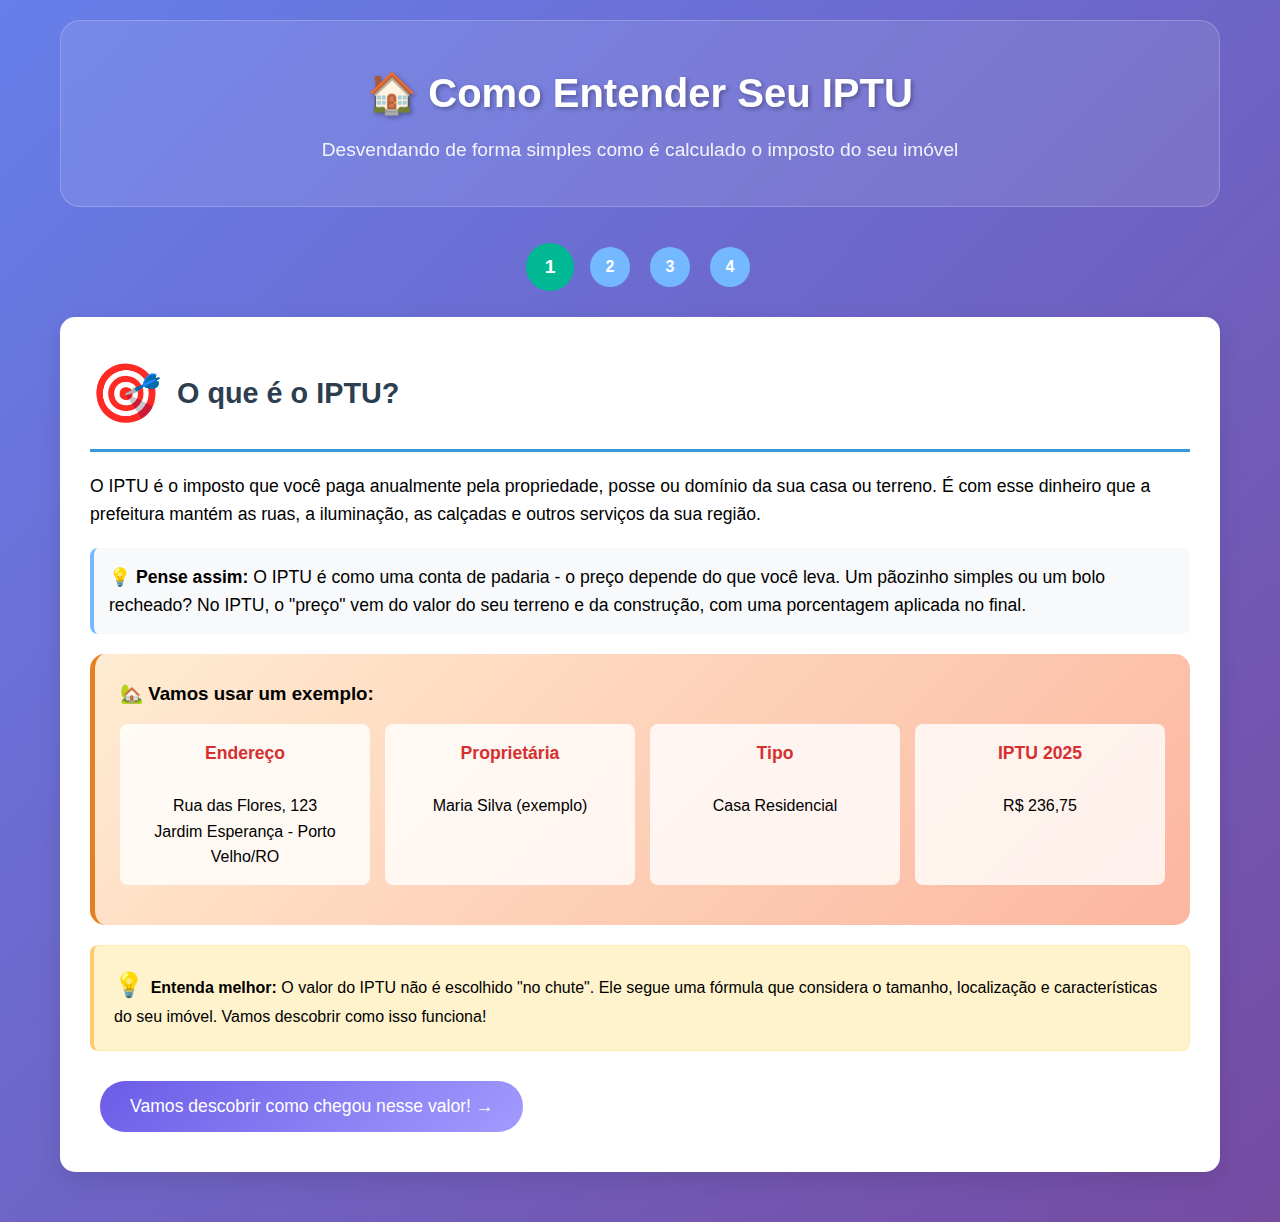
<file: index.html>
<!DOCTYPE html>
<html lang="pt-BR">
<head>
    <meta charset="UTF-8">
    <meta name="viewport" content="width=device-width, initial-scale=1.0">
    <title>Como Entender Seu IPTU - Guia do Cidadão</title>
    <style>
        * {
            margin: 0;
            padding: 0;
            box-sizing: border-box;
        }

        body {
            font-family: 'Segoe UI', Tahoma, Geneva, Verdana, sans-serif;
            line-height: 1.6;
            background: linear-gradient(135deg, #667eea 0%, #764ba2 100%);
            min-height: 100vh;
        }

        .container {
            max-width: 1200px;
            margin: 0 auto;
            padding: 20px;
        }

        .header {
            text-align: center;
            color: white;
            margin-bottom: 40px;
            padding: 40px 20px;
            background: rgba(255, 255, 255, 0.1);
            border-radius: 20px;
            backdrop-filter: blur(10px);
            border: 1px solid rgba(255, 255, 255, 0.2);
        }

        .header h1 {
            font-size: 2.5em;
            margin-bottom: 10px;
            text-shadow: 2px 2px 4px rgba(0,0,0,0.3);
        }

        .header p {
            font-size: 1.2em;
            opacity: 0.9;
        }

        .section {
            background: white;
            margin: 30px 0;
            padding: 30px;
            border-radius: 15px;
            box-shadow: 0 8px 25px rgba(0,0,0,0.1);
            transition: transform 0.3s ease, box-shadow 0.3s ease;
        }

        .section:hover {
            transform: translateY(-5px);
            box-shadow: 0 12px 35px rgba(0,0,0,0.15);
        }

        .section-title {
            color: #2c3e50;
            font-size: 1.8em;
            margin-bottom: 20px;
            display: flex;
            align-items: center;
            border-bottom: 3px solid #3498db;
            padding-bottom: 10px;
        }

        .icon {
            font-size: 2em;
            margin-right: 15px;
        }

        .calculation-box {
            background: linear-gradient(135deg, #f093fb 0%, #f5576c 100%);
            color: white;
            padding: 25px;
            border-radius: 12px;
            margin: 20px 0;
            text-align: center;
            font-size: 1.2em;
            font-weight: bold;
            box-shadow: 0 5px 15px rgba(0,0,0,0.2);
        }

        .factor-grid {
            display: grid;
            grid-template-columns: repeat(auto-fit, minmax(300px, 1fr));
            gap: 20px;
            margin: 20px 0;
        }

        .factor-card {
            background: linear-gradient(135deg, #74b9ff 0%, #0984e3 100%);
            color: white;
            padding: 20px;
            border-radius: 10px;
            text-align: center;
            transition: transform 0.3s ease;
        }

        .factor-card:hover {
            transform: scale(1.05);
        }

        .factor-card h4 {
            margin-bottom: 10px;
            font-size: 1.1em;
        }

        .factor-value {
            font-size: 2em;
            font-weight: bold;
            margin: 10px 0;
        }

        .example-house {
            background: linear-gradient(135deg, #ffecd2 0%, #fcb69f 100%);
            padding: 25px;
            border-radius: 15px;
            border-left: 5px solid #e67e22;
            margin: 20px 0;
        }

        .house-info {
            display: grid;
            grid-template-columns: repeat(auto-fit, minmax(200px, 1fr));
            gap: 15px;
            margin: 15px 0;
        }

        .info-item {
            background: rgba(255, 255, 255, 0.8);
            padding: 15px;
            border-radius: 8px;
            text-align: center;
        }

        .info-item strong {
            color: #d63031;
            display: block;
            font-size: 1.1em;
        }

        .formula-simple {
            background: #ddd;
            padding: 15px;
            border-radius: 8px;
            text-align: center;
            margin: 15px 0;
            font-family: 'Courier New', monospace;
            border-left: 4px solid #27ae60;
        }

        .progress-bar {
            background: #ecf0f1;
            border-radius: 10px;
            overflow: hidden;
            margin: 20px 0;
        }

        .progress-fill {
            background: linear-gradient(90deg, #00b894, #00cec9);
            height: 30px;
            display: flex;
            align-items: center;
            justify-content: center;
            color: white;
            font-weight: bold;
            transition: width 2s ease;
        }

        .final-result {
            background: linear-gradient(135deg, #00b894 0%, #00cec9 100%);
            color: white;
            padding: 30px;
            border-radius: 15px;
            text-align: center;
            font-size: 1.5em;
            margin: 30px 0;
            box-shadow: 0 8px 25px rgba(0,0,0,0.2);
        }

        .tip-box {
            background: #fff3cd;
            border: 1px solid #ffeaa7;
            border-radius: 8px;
            padding: 20px;
            margin: 20px 0;
            border-left: 4px solid #fdcb6e;
        }

        .tip-box::before {
            content: "💡 ";
            font-size: 1.5em;
        }

        .interactive-button {
            background: linear-gradient(135deg, #6c5ce7 0%, #a29bfe 100%);
            color: white;
            border: none;
            padding: 15px 30px;
            border-radius: 25px;
            font-size: 1.1em;
            cursor: pointer;
            transition: all 0.3s ease;
            margin: 10px;
        }

        .interactive-button:hover {
            transform: translateY(-2px);
            box-shadow: 0 5px 15px rgba(0,0,0,0.2);
        }

        .interactive-button-primary {
            background: linear-gradient(135deg, #00b894 0%, #00cec9 100%) !important;
            color: white !important;
            border: none !important;
            padding: 18px 40px !important;
            border-radius: 30px !important;
            font-size: 1.3em !important;
            font-weight: bold !important;
            cursor: pointer !important;
            transition: all 0.3s ease !important;
            margin: 10px 20px !important;
            box-shadow: 0 8px 25px rgba(0, 184, 148, 0.3) !important;
            animation: pulse 2s infinite !important;
        }

        .interactive-button-primary:hover {
            transform: translateY(-3px) !important;
            box-shadow: 0 12px 35px rgba(0, 184, 148, 0.4) !important;
        }

        .interactive-button-secondary {
            background: rgba(116, 185, 255, 0.2) !important;
            color: #74b9ff !important;
            border: 2px solid #74b9ff !important;
            padding: 12px 25px !important;
            border-radius: 20px !important;
            font-size: 1em !important;
            cursor: pointer !important;
            transition: all 0.3s ease !important;
            margin: 10px !important;
        }

        .interactive-button-secondary:hover {
            background: rgba(116, 185, 255, 0.1) !important;
            transform: translateY(-1px) !important;
        }

        @keyframes pulse {
            0% {
                box-shadow: 0 8px 25px rgba(0, 184, 148, 0.3);
            }
            50% {
                box-shadow: 0 8px 25px rgba(0, 184, 148, 0.5);
            }
            100% {
                box-shadow: 0 8px 25px rgba(0, 184, 148, 0.3);
            }
        }

        .step-indicator {
            display: flex;
            justify-content: center;
            margin: 20px 0;
        }

        .step {
            width: 40px;
            height: 40px;
            border-radius: 50%;
            background: #74b9ff;
            color: white;
            display: flex;
            align-items: center;
            justify-content: center;
            margin: 0 10px;
            font-weight: bold;
            transition: all 0.3s ease;
        }

        .step.active {
            background: #00b894;
            transform: scale(1.2);
        }

        .hidden {
            display: none;
        }

        @media (max-width: 768px) {
            .header h1 { font-size: 2em; }
            .section { padding: 20px; }
            .factor-grid { grid-template-columns: 1fr; }
            .house-info { grid-template-columns: 1fr; }
        }
    </style>
</head>
<body>
    <div class="container">
        <div class="header">
            <h1>🏠 Como Entender Seu IPTU</h1>
            <p>Desvendando de forma simples como é calculado o imposto do seu imóvel</p>
        </div>

        <div class="step-indicator">
            <div class="step active" data-step="1">1</div>
            <div class="step" data-step="2">2</div>
            <div class="step" data-step="3">3</div>
            <div class="step" data-step="4">4</div>
        </div>

        <!-- Seção 1: Introdução -->
        <div class="section step-content" data-step="1">
            <h2 class="section-title">
                <span class="icon">🎯</span>
                O que é o IPTU?
            </h2>
            <p style="font-size: 1.1em; margin-bottom: 20px;">
                O IPTU é o imposto que você paga anualmente pela propriedade, posse ou domínio da sua casa ou terreno. 
                É com esse dinheiro que a prefeitura mantém as ruas, a iluminação, as calçadas e outros serviços da sua região.
            </p>
            
            <p style="font-size: 1.1em; margin-bottom: 20px; background: #f8f9fa; padding: 15px; border-radius: 8px; border-left: 4px solid #74b9ff;">
                💡 <strong>Pense assim:</strong> O IPTU é como uma conta de padaria - o preço depende do que você leva. 
                Um pãozinho simples ou um bolo recheado? No IPTU, o "preço" vem do valor do seu terreno e da construção, 
                com uma porcentagem aplicada no final.
            </p>

            <div class="example-house">
                <h3>🏡 Vamos usar um exemplo:</h3>
                <div class="house-info">
                    <div class="info-item">
                        <strong>Endereço</strong><br>
                        Rua das Flores, 123<br>
                        Jardim Esperança - Porto Velho/RO
                    </div>
                    <div class="info-item">
                        <strong>Proprietária</strong><br>
                        Maria Silva (exemplo)
                    </div>
                    <div class="info-item">
                        <strong>Tipo</strong><br>
                        Casa Residencial
                    </div>
                    <div class="info-item">
                        <strong>IPTU 2025</strong><br>
                        R$ 236,75
                    </div>
                </div>
            </div>

            <div class="tip-box">
                <strong>Entenda melhor:</strong> O valor do IPTU não é escolhido "no chute". Ele segue uma fórmula que considera o tamanho, localização e características do seu imóvel. Vamos descobrir como isso funciona!
            </div>

            <button class="interactive-button" onclick="nextStep()">Vamos descobrir como chegou nesse valor! →</button>
        </div>

        <!-- Seção 2: Valor do Terreno -->
        <div class="section step-content hidden" data-step="2">
            <h2 class="section-title">
                <span class="icon">📐</span>
                Primeiro: Quanto Vale o Terreno?
            </h2>
            
            <p style="font-size: 1.1em; margin-bottom: 20px;">
                Imagine que o seu terreno é como um pedaço de pizza. O tamanho dele e o lugar onde ele está 
                (um bairro movimentado ou mais tranquilo) mudam o valor. A prefeitura olha para o tamanho, 
                a localização e as características do terreno.
            </p>

            <div class="example-house">
                <h4>🏡 Casa da Maria Silva (exemplo)</h4>
                <p><strong>Rua das Flores, 123 - Jardim Esperança</strong><br>
                Terreno total: 300m² | Área que conta para este imóvel: 100m²</p>
            </div>
            
            <div style="background: #e8f4fd; padding: 20px; border-radius: 10px; margin: 20px 0; border-left: 4px solid #74b9ff;">
                <h4 style="color: #2d3436; margin-bottom: 10px;">🔍 O que a prefeitura analisa no terreno:</h4>
                <p><strong>📏 Tamanho:</strong> Um terreno maior vale mais, simples assim.</p>
                <p><strong>📍 Localização:</strong> Se for numa área com ruas pavimentadas, escolas ou comércio por perto, o valor sobe.</p>
                <p><strong>🏞️ Características:</strong> Um terreno plano e fácil de construir vale mais do que um cheio de morros ou que alaga.</p>
                <p style="margin-top: 15px; font-style: italic;">A prefeitura faz ajustes para ser mais justa: se o terreno é estreito/largo, fundo/raso, na esquina ou no meio da quadra. São como temperos numa receita - deixam o valor mais próximo da realidade!</p>
            </div>

            <div class="factor-grid">
                <div class="factor-card">
                    <h4>📏 Tamanho que "conta"</h4>
                    <div class="factor-value">100m²</div>
                    <p>Do terreno total de 300m², apenas 100m² "contam" para este imóvel específico</p>
                </div>
                <div class="factor-card">
                    <h4>💰 Preço por metro</h4>
                    <div class="factor-value">R$ 167,10</div>
                    <p>Valor que vale cada metro quadrado nesta rua</p>
                </div>
                <div class="factor-card">
                    <h4>📍 Localização</h4>
                    <div class="factor-value">Normal</div>
                    <p>Terreno no meio da quadra, plano e seco (sem ajustes no preço)</p>
                </div>
            </div>

            <div class="calculation-box">
                <p>Cálculo simples:</p>
                <div class="formula-simple">100m² × R$ 167,10 = R$ 16.710,00</div>
                <p>💡 Este é o valor que a prefeitura considera que vale apenas o terreno</p>
            </div>

            <div class="progress-bar">
                <div class="progress-fill" style="width: 35%;">
                    Valor do Terreno: R$ 16.710,00
                </div>
            </div>

            <button class="interactive-button" onclick="nextStep()">Agora vamos ver a construção! →</button>
        </div>

        <!-- Seção 3: Valor da Construção -->
        <div class="section step-content hidden" data-step="3">
            <h2 class="section-title">
                <span class="icon">🏗️</span>
                Segundo: Quanto Vale a Construção?
            </h2>
            
            <p style="font-size: 1.1em; margin-bottom: 20px;">
                Agora vamos falar da casa que está no terreno. Pense nisso como o recheio da pizza: 
                quanto mais caprichado, maior o valor. É como um corretor de imóveis avaliando: 
                ele olha o tamanho, os materiais usados, o estado de conservação e a posição da casa no terreno.
            </p>

            <div class="example-house">
                <h4>🏡 Casa da Maria Silva (exemplo)</h4>
                <p><strong>Rua das Flores, 123 - Jardim Esperança</strong><br>
                Casa residencial de 64m² com estrutura de concreto, piso de taco e bem conservada</p>
            </div>
            
            <div style="background: #fef7e8; padding: 20px; border-radius: 10px; margin: 20px 0; border-left: 4px solid #f39c12;">
                <h4 style="color: #2d3436; margin-bottom: 10px;">🏗️ O que a prefeitura analisa na construção:</h4>
                <p><strong>📐 Tamanho:</strong> Uma casa grande vale mais que uma pequena.</p>
                <p><strong>🏠 Tipo:</strong> Casa simples tem valor diferente de loja ou prédio.</p>
                <p><strong>🧱 Materiais:</strong> Paredes de tijolo ou mármore? Telhado de telha ou laje? Isso muda tudo.</p>
                <p><strong>🔧 Estado:</strong> Casa nova e bem cuidada vale mais que uma precisando de reforma.</p>
                <p style="margin-top: 15px; font-style: italic;">Eles fazem ajustes considerando se a casa fica na frente ou fundos, se é isolada ou colada, se está alinhada com a rua. Esses detalhes garantem que o valor reflita o que você realmente tem!</p>
            </div>

            <div class="factor-grid">
                <div class="factor-card">
                    <h4>📐 Tamanho da casa</h4>
                    <div class="factor-value">64m²</div>
                    <p>Área construída desta unidade específica</p>
                </div>
                <div class="factor-card">
                    <h4>💰 Valor base por m²</h4>
                    <div class="factor-value">R$ 354,63</div>
                    <p>Preço padrão para construir 1m² de casa residencial</p>
                </div>
                <div class="factor-card">
                    <h4>🔧 Qualidade dos materiais</h4>
                    <div class="factor-value">1,50x</div>
                    <p>Casa com bons materiais: estrutura de concreto, piso de taco, etc.</p>
                </div>
                <div class="factor-card">
                    <h4>📍 Posição e conservação</h4>
                    <div class="factor-value">0,90x</div>
                    <p>Casa conjugada (colada no vizinho), mas bem conservada</p>
                </div>
            </div>

            <div class="calculation-box">
                <p>Cálculo da construção:</p>
                <div class="formula-simple">64m² × R$ 354,63 × 1,50 × 0,90 = R$ 30.640,00</div>
                <p>💡 Este é o valor da construção</p>
            </div>

            <div class="progress-bar">
                <div class="progress-fill" style="width: 65%;">
                    Terreno + Construção: R$ 47.350,00
                </div>
            </div>

            <button class="interactive-button" onclick="nextStep()">Agora vamos calcular o imposto! →</button>
        </div>

        <!-- Seção 4: Cálculo Final -->
        <div class="section step-content hidden" data-step="4">
            <h2 class="section-title">
                <span class="icon">🧮</span>
                Terceiro: Calculando o IPTU
            </h2>
            
            <p style="font-size: 1.1em; margin-bottom: 20px;">
                Agora que sabemos quanto vale o imóvel completo (terreno + construção), vamos aplicar a alíquota. É como uma porcentagem que você paga sobre o valor total.
            </p>

            <div class="example-house">
                <h4>🏡 Casa da Maria Silva (exemplo)</h4>
                <p><strong>Rua das Flores, 123 - Jardim Esperança</strong><br>
                Imóvel residencial avaliado em R$ 47.350,00 (terreno + construção)</p>
            </div>

            <div class="calculation-box">
                <h3>🏠 Valor Total do Imóvel</h3>
                <div class="formula-simple">
                    Terreno: R$ 16.710,00<br>
                    + Construção: R$ 30.640,00<br>
                    = <strong>R$ 47.350,00</strong>
                </div>
            </div>

            <div class="factor-grid">
                <div class="factor-card">
                    <h4>📋 Tipo do imóvel</h4>
                    <div class="factor-value">Residencial</div>
                    <p>Casa onde alguém mora</p>
                </div>
                <div class="factor-card">
                    <h4>📊 Alíquota aplicada</h4>
                    <div class="factor-value">0,5%</div>
                    <p>Meio por cento do valor do imóvel</p>
                </div>
            </div>
            
            <div style="background: #e8f5e8; padding: 20px; border-radius: 10px; margin: 20px 0; border-left: 4px solid #27ae60;">
                <h4 style="color: #2d3436; margin-bottom: 10px;">📊 Entenda as alíquotas (o "percentual" sobre o valor):</h4>
                <p><strong>🏠 Casa onde você mora:</strong> 0,5% (bem baixinha)</p>
                <p><strong>🏪 Loja ou comércio:</strong> 1% (um pouco mais)</p>
                <p><strong>🏠🏪 Imóvel misto:</strong> 0,75% (casa + loja)</p>
                <p><strong>🏗️ Terreno vazio:</strong> 1,25% a 8,5% (dependendo se tem muro/calçada)</p>
                <p style="margin-top: 15px; font-style: italic;">A alíquota é como uma "fração" que a prefeitura cobra sobre o valor do imóvel. É parecido com o imposto numa compra: uma porcentagem do total.</p>
            </div>

            <div class="final-result">
                <h3>🎯 Cálculo Final do IPTU 2025</h3>
                <div class="formula-simple" style="background: rgba(255,255,255,0.2); color: white; font-size: 1.2em;">
                    R$ 47.350,00 × 0,5% = <strong style="font-size: 1.5em;">R$ 236,75</strong>
                </div>
                <p style="margin-top: 15px;">✅ Este é exatamente o valor que aparece no seu carnê!</p>
            </div>

            <div class="tip-box">
                <strong>💰 Dicas importantes:</strong><br>
                • Pagando até 31/03/2025, você ganha 10% de desconto<br>
                • Pode parcelar em até 10 vezes<br>
                • O valor é usado para melhorar sua cidade<br>
                • Se tiver dúvidas, procure a SEMFAZ de Porto Velho
            </div>

            <div style="text-align: center; margin-top: 30px;">
                <button class="interactive-button-primary" onclick="showSummary()">📋 Ver resumo completo</button>
                <button class="interactive-button-secondary" onclick="resetSteps()">🔄 Voltar ao início</button>
            </div>
        </div>

        <!-- Resumo Final -->
        <div class="section hidden" id="summary">
            <h2 class="section-title">
                <span class="icon">📋</span>
                Resumo Completo - Como seu IPTU foi calculado
            </h2>
            
            <div style="display: grid; grid-template-columns: repeat(auto-fit, minmax(300px, 1fr)); gap: 20px;">
                <div style="background: linear-gradient(135deg, #74b9ff, #0984e3); color: white; padding: 20px; border-radius: 10px;">
                    <h4>🏡 Valor do Terreno</h4>
                    <p>100m² × R$ 167,10</p>
                    <h3>R$ 16.710,00</h3>
                </div>
                
                <div style="background: linear-gradient(135deg, #fd79a8, #e84393); color: white; padding: 20px; border-radius: 10px;">
                    <h4>🏗️ Valor da Construção</h4>
                    <p>64m² × R$ 354,63 × fatores</p>
                    <h3>R$ 30.640,00</h3>
                </div>
                
                <div style="background: linear-gradient(135deg, #00b894, #00cec9); color: white; padding: 20px; border-radius: 10px;">
                    <h4>🧮 IPTU Final</h4>
                    <p>R$ 47.350,00 × 0,5%</p>
                    <h3>R$ 236,75</h3>
                </div>
            </div>

            <div style="background: #f8f9fa; padding: 25px; border-radius: 15px; margin-top: 30px; border-left: 5px solid #00b894;">
                <h3 style="color: #2d3436; margin-bottom: 15px;">🎯 Agora você sabe!</h3>
                <p style="font-size: 1.1em; color: #636e72;">
                    O IPTU não é um valor inventado. Ele é calculado com base no valor real do seu imóvel, 
                    considerando localização, tamanho, materiais e estado de conservação. É um processo 
                    transparente que segue regras claras definidas em lei.
                </p>
            </div>
            
            <div style="background: #fff; border: 2px solid #74b9ff; border-radius: 15px; padding: 25px; margin-top: 20px;">
                <h3 style="color: #2d3436; margin-bottom: 20px; text-align: center;">❓ Perguntas Frequentes</h3>
                
                <div style="margin-bottom: 15px;">
                    <h4 style="color: #e17055; margin-bottom: 5px;">📈 Por que meu IPTU subiu?</h4>
                    <p style="margin-left: 15px;">Pode ser que o valor do imóvel aumentou (bairro valorizado) ou que você fez uma reforma.</p>
                </div>
                
                <div style="margin-bottom: 15px;">
                    <h4 style="color: #e17055; margin-bottom: 5px;">🤔 E se eu achar o valor errado?</h4>
                    <p style="margin-left: 15px;">Você pode pedir uma impugnação (revisão) na prefeitura com comprovantes do seu imóvel. Mas saiba, o valor poderá aumentar se a prefeitura descobrir valorização, construção ou qualquer dado novo não informado!</p>
                </div>
                
                <div style="margin-bottom: 15px;">
                    <h4 style="color: #e17055; margin-bottom: 5px;">🏗️ Terreno vazio paga mais?</h4>
                    <p style="margin-left: 15px;">Sim, para incentivar construções. Sem muro ou calçada, a taxa é bem maior.</p>
                </div>
                
                <div style="margin-bottom: 15px;">
                    <h4 style="color: #e17055; margin-bottom: 5px;">📋 Como vejo os detalhes do meu cálculo?</h4>
                    <p style="margin-left: 15px;">Consulte a "memória de cálculo" no portal <a href="https://semfazonline.portovelho.ro.gov.br/portal/index.action" target="_blank" style="color: #0984e3; text-decoration: underline;">semfazonline</a> (escolha Notificação de Lançamento de IPTU) ou no carnê do IPTU.</p>
                </div>
            </div>
        </div>
    </div>

    <script>
        let currentStep = 1;
        const totalSteps = 4;

        function nextStep() {
            console.log(`Função nextStep chamada. Etapa atual: ${currentStep}`);
            
            if (currentStep < totalSteps) {
                // Hide current step
                const currentElement = document.querySelector(`[data-step="${currentStep}"].step-content`);
                if (currentElement) {
                    currentElement.classList.add('hidden');
                    console.log(`Ocultando etapa ${currentStep}`);
                }
                
                // Show next step
                currentStep++;
                const nextElement = document.querySelector(`[data-step="${currentStep}"].step-content`);
                if (nextElement) {
                    nextElement.classList.remove('hidden');
                    console.log(`Mostrando etapa ${currentStep}`);
                }
                
                // Update step indicator
                updateStepIndicator();
                
                // Smooth scroll to top
                window.scrollTo({ top: 0, behavior: 'smooth' });
            }
        }

        function updateStepIndicator() {
            console.log(`Atualizando indicadores para etapa ${currentStep}`);
            document.querySelectorAll('.step').forEach((step, index) => {
                const stepNumber = index + 1;
                if (stepNumber <= currentStep) {
                    step.classList.add('active');
                } else {
                    step.classList.remove('active');
                }
            });
        }

        function resetSteps() {
            console.log('Reiniciando processo');
            
            // Hide all steps and summary
            document.querySelectorAll('.step-content').forEach(step => {
                step.classList.add('hidden');
            });
            const summaryElement = document.getElementById('summary');
            if (summaryElement) {
                summaryElement.classList.add('hidden');
            }
            
            // Show first step
            currentStep = 1;
            const firstStep = document.querySelector(`[data-step="${currentStep}"].step-content`);
            if (firstStep) {
                firstStep.classList.remove('hidden');
            }
            updateStepIndicator();
            
            // Scroll to top
            window.scrollTo({ top: 0, behavior: 'smooth' });
        }

        function showSummary() {
            console.log('Mostrando resumo completo');
            
            // Hide current step
            document.querySelectorAll('.step-content').forEach(step => {
                step.classList.add('hidden');
            });
            
            // Show summary
            const summaryElement = document.getElementById('summary');
            if (summaryElement) {
                summaryElement.classList.remove('hidden');
            }
            
            // Scroll to top
            window.scrollTo({ top: 0, behavior: 'smooth' });
        }

        // Add click handlers to step indicators
        function initializeStepIndicators() {
            document.querySelectorAll('.step').forEach((step, index) => {
                step.addEventListener('click', () => {
                    const targetStep = index + 1;
                    console.log(`Clique no indicador da etapa ${targetStep}`);
                    
                    if (targetStep <= currentStep) {
                        // Hide current step
                        const currentElement = document.querySelector(`[data-step="${currentStep}"].step-content`);
                        if (currentElement) {
                            currentElement.classList.add('hidden');
                        }
                        
                        // Show clicked step
                        currentStep = targetStep;
                        const targetElement = document.querySelector(`[data-step="${currentStep}"].step-content`);
                        if (targetElement) {
                            targetElement.classList.remove('hidden');
                        }
                        
                        // Update indicator
                        updateStepIndicator();
                        
                        // Scroll to top
                        window.scrollTo({ top: 0, behavior: 'smooth' });
                    }
                });
            });
        }

        // Animate progress bars when they come into view
        function animateProgressBars() {
            const progressBars = document.querySelectorAll('.progress-fill');
            progressBars.forEach(bar => {
                const observer = new IntersectionObserver((entries) => {
                    entries.forEach(entry => {
                        if (entry.isIntersecting) {
                            setTimeout(() => {
                                const currentWidth = entry.target.style.width;
                                entry.target.style.width = '0%';
                                setTimeout(() => {
                                    entry.target.style.width = currentWidth;
                                }, 100);
                            }, 500);
                        }
                    });
                });
                observer.observe(bar);
            });
        }

        // Initialize everything when page loads
        document.addEventListener('DOMContentLoaded', () => {
            console.log('Página carregada - inicializando funcionalidades');
            
            // Verify elements exist
            const steps = document.querySelectorAll('.step-content');
            const indicators = document.querySelectorAll('.step');
            
            console.log(`Encontradas ${steps.length} etapas de conteúdo`);
            console.log(`Encontrados ${indicators.length} indicadores`);
            
            // Initialize step indicators
            initializeStepIndicators();
            
            // Initialize animations
            animateProgressBars();
            
            // Set initial state
            updateStepIndicator();
            
            console.log('Inicialização concluída');
        });

        // Debug function to check current state
        function debugState() {
            console.log('=== DEBUG STATE ===');
            console.log('Current step:', currentStep);
            console.log('Step elements:', document.querySelectorAll('.step-content'));
            console.log('Indicator elements:', document.querySelectorAll('.step'));
            console.log('Hidden elements:', document.querySelectorAll('.hidden'));
            console.log('==================');
        }
    </script>
</body>
</html>
</file>
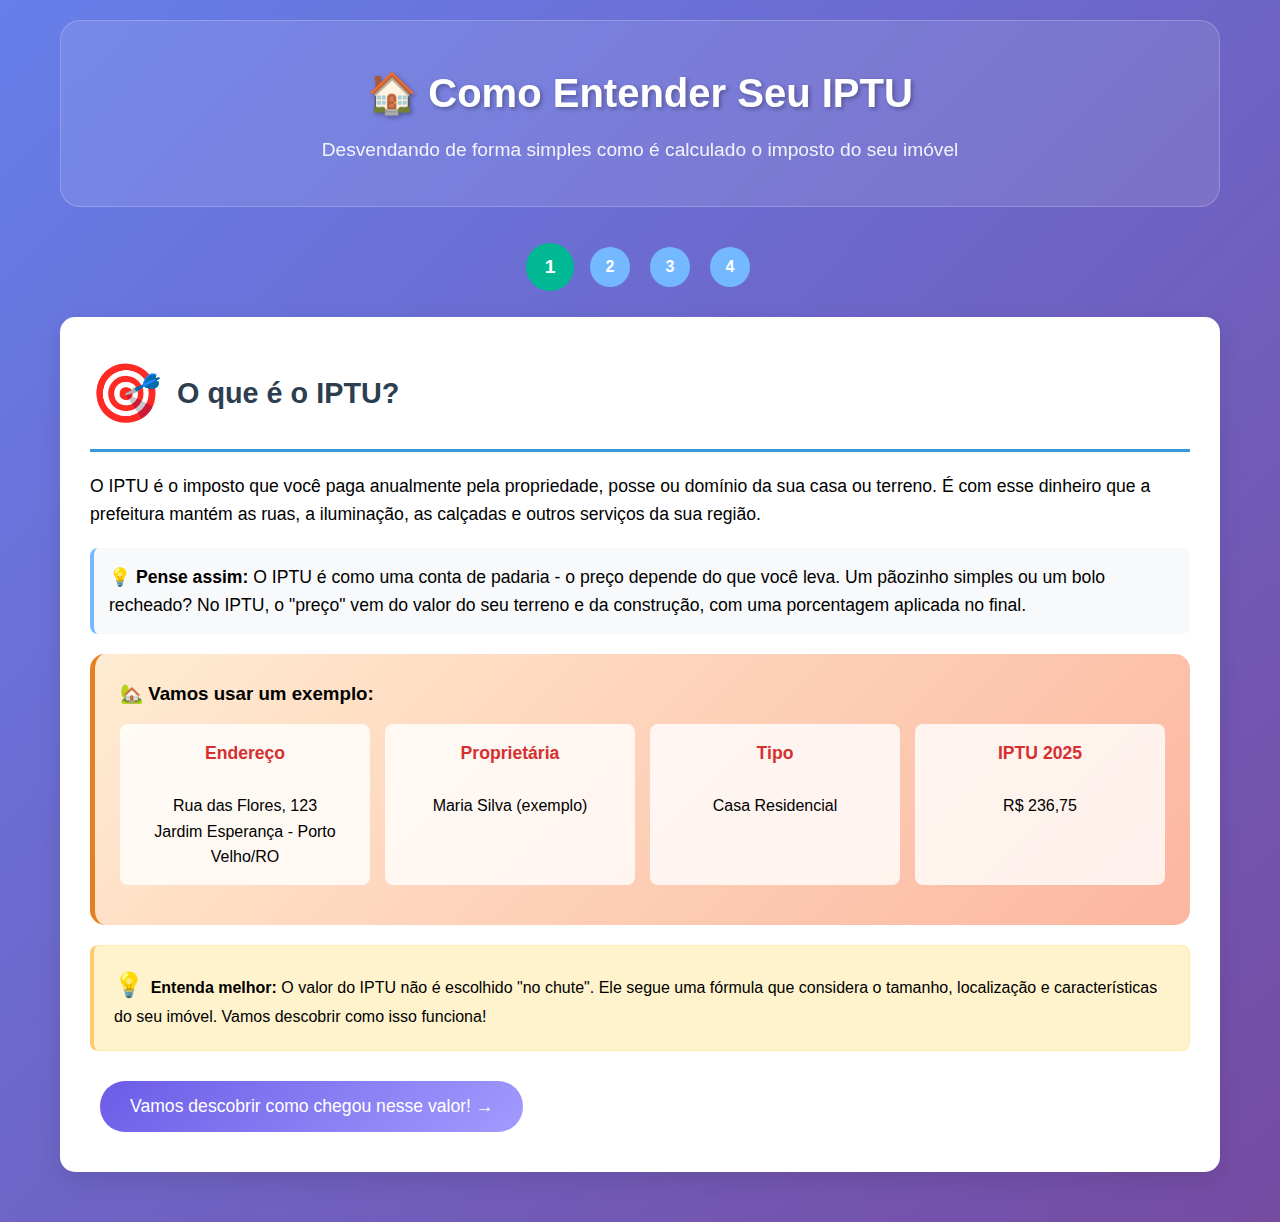
<file: IPTU.html>
<!DOCTYPE html>
<html lang="pt-BR">
<head>
    <meta charset="UTF-8">
    <meta name="viewport" content="width=device-width, initial-scale=1.0">
    <title>Como Entender Seu IPTU - Guia do Cidadão</title>
    <style>
        * {
            margin: 0;
            padding: 0;
            box-sizing: border-box;
        }

        body {
            font-family: 'Segoe UI', Tahoma, Geneva, Verdana, sans-serif;
            line-height: 1.6;
            background: linear-gradient(135deg, #667eea 0%, #764ba2 100%);
            min-height: 100vh;
        }

        .container {
            max-width: 1200px;
            margin: 0 auto;
            padding: 20px;
        }

        .header {
            text-align: center;
            color: white;
            margin-bottom: 40px;
            padding: 40px 20px;
            background: rgba(255, 255, 255, 0.1);
            border-radius: 20px;
            backdrop-filter: blur(10px);
            border: 1px solid rgba(255, 255, 255, 0.2);
        }

        .header h1 {
            font-size: 2.5em;
            margin-bottom: 10px;
            text-shadow: 2px 2px 4px rgba(0,0,0,0.3);
        }

        .header p {
            font-size: 1.2em;
            opacity: 0.9;
        }

        .section {
            background: white;
            margin: 30px 0;
            padding: 30px;
            border-radius: 15px;
            box-shadow: 0 8px 25px rgba(0,0,0,0.1);
            transition: transform 0.3s ease, box-shadow 0.3s ease;
        }

        .section:hover {
            transform: translateY(-5px);
            box-shadow: 0 12px 35px rgba(0,0,0,0.15);
        }

        .section-title {
            color: #2c3e50;
            font-size: 1.8em;
            margin-bottom: 20px;
            display: flex;
            align-items: center;
            border-bottom: 3px solid #3498db;
            padding-bottom: 10px;
        }

        .icon {
            font-size: 2em;
            margin-right: 15px;
        }

        .calculation-box {
            background: linear-gradient(135deg, #f093fb 0%, #f5576c 100%);
            color: white;
            padding: 25px;
            border-radius: 12px;
            margin: 20px 0;
            text-align: center;
            font-size: 1.2em;
            font-weight: bold;
            box-shadow: 0 5px 15px rgba(0,0,0,0.2);
        }

        .factor-grid {
            display: grid;
            grid-template-columns: repeat(auto-fit, minmax(300px, 1fr));
            gap: 20px;
            margin: 20px 0;
        }

        .factor-card {
            background: linear-gradient(135deg, #74b9ff 0%, #0984e3 100%);
            color: white;
            padding: 20px;
            border-radius: 10px;
            text-align: center;
            transition: transform 0.3s ease;
        }

        .factor-card:hover {
            transform: scale(1.05);
        }

        .factor-card h4 {
            margin-bottom: 10px;
            font-size: 1.1em;
        }

        .factor-value {
            font-size: 2em;
            font-weight: bold;
            margin: 10px 0;
        }

        .example-house {
            background: linear-gradient(135deg, #ffecd2 0%, #fcb69f 100%);
            padding: 25px;
            border-radius: 15px;
            border-left: 5px solid #e67e22;
            margin: 20px 0;
        }

        .house-info {
            display: grid;
            grid-template-columns: repeat(auto-fit, minmax(200px, 1fr));
            gap: 15px;
            margin: 15px 0;
        }

        .info-item {
            background: rgba(255, 255, 255, 0.8);
            padding: 15px;
            border-radius: 8px;
            text-align: center;
        }

        .info-item strong {
            color: #d63031;
            display: block;
            font-size: 1.1em;
        }

        .formula-simple {
            background: #ddd;
            padding: 15px;
            border-radius: 8px;
            text-align: center;
            margin: 15px 0;
            font-family: 'Courier New', monospace;
            border-left: 4px solid #27ae60;
        }

        .progress-bar {
            background: #ecf0f1;
            border-radius: 10px;
            overflow: hidden;
            margin: 20px 0;
        }

        .progress-fill {
            background: linear-gradient(90deg, #00b894, #00cec9);
            height: 30px;
            display: flex;
            align-items: center;
            justify-content: center;
            color: white;
            font-weight: bold;
            transition: width 2s ease;
        }

        .final-result {
            background: linear-gradient(135deg, #00b894 0%, #00cec9 100%);
            color: white;
            padding: 30px;
            border-radius: 15px;
            text-align: center;
            font-size: 1.5em;
            margin: 30px 0;
            box-shadow: 0 8px 25px rgba(0,0,0,0.2);
        }

        .tip-box {
            background: #fff3cd;
            border: 1px solid #ffeaa7;
            border-radius: 8px;
            padding: 20px;
            margin: 20px 0;
            border-left: 4px solid #fdcb6e;
        }

        .tip-box::before {
            content: "💡 ";
            font-size: 1.5em;
        }

        .interactive-button {
            background: linear-gradient(135deg, #6c5ce7 0%, #a29bfe 100%);
            color: white;
            border: none;
            padding: 15px 30px;
            border-radius: 25px;
            font-size: 1.1em;
            cursor: pointer;
            transition: all 0.3s ease;
            margin: 10px;
        }

        .interactive-button:hover {
            transform: translateY(-2px);
            box-shadow: 0 5px 15px rgba(0,0,0,0.2);
        }

        .step-indicator {
            display: flex;
            justify-content: center;
            margin: 20px 0;
        }

        .step {
            width: 40px;
            height: 40px;
            border-radius: 50%;
            background: #74b9ff;
            color: white;
            display: flex;
            align-items: center;
            justify-content: center;
            margin: 0 10px;
            font-weight: bold;
            transition: all 0.3s ease;
        }

        .step.active {
            background: #00b894;
            transform: scale(1.2);
        }

        .hidden {
            display: none;
        }

        @media (max-width: 768px) {
            .header h1 { font-size: 2em; }
            .section { padding: 20px; }
            .factor-grid { grid-template-columns: 1fr; }
            .house-info { grid-template-columns: 1fr; }
        }
    </style>
</head>
<body>
    <div class="container">
        <div class="header">
            <h1>🏠 Como Entender Seu IPTU</h1>
            <p>Desvendando de forma simples como é calculado o imposto do seu imóvel</p>
        </div>

        <div class="step-indicator">
            <div class="step active" data-step="1">1</div>
            <div class="step" data-step="2">2</div>
            <div class="step" data-step="3">3</div>
            <div class="step" data-step="4">4</div>
        </div>

        <!-- Seção 1: Introdução -->
        <div class="section step-content" data-step="1">
            <h2 class="section-title">
                <span class="icon">🎯</span>
                O que é o IPTU?
            </h2>
            <p style="font-size: 1.1em; margin-bottom: 20px;">
                O IPTU é o imposto que você paga anualmente pela propriedade, posse ou domínio da sua casa ou terreno. 
                É com esse dinheiro que a prefeitura mantém as ruas, a iluminação, as calçadas e outros serviços da sua região.
            </p>
            
            <p style="font-size: 1.1em; margin-bottom: 20px; background: #f8f9fa; padding: 15px; border-radius: 8px; border-left: 4px solid #74b9ff;">
                💡 <strong>Pense assim:</strong> O IPTU é como uma conta de padaria - o preço depende do que você leva. 
                Um pãozinho simples ou um bolo recheado? No IPTU, o "preço" vem do valor do seu terreno e da construção, 
                com uma porcentagem aplicada no final.
            </p>

            <div class="example-house">
                <h3>🏡 Vamos usar um exemplo:</h3>
                <div class="house-info">
                    <div class="info-item">
                        <strong>Endereço</strong><br>
                        Rua das Flores, 123<br>
                        Jardim Esperança - Porto Velho/RO
                    </div>
                    <div class="info-item">
                        <strong>Proprietária</strong><br>
                        Maria Silva (exemplo)
                    </div>
                    <div class="info-item">
                        <strong>Tipo</strong><br>
                        Casa Residencial
                    </div>
                    <div class="info-item">
                        <strong>IPTU 2025</strong><br>
                        R$ 236,75
                    </div>
                </div>
            </div>

            <div class="tip-box">
                <strong>Entenda melhor:</strong> O valor do IPTU não é escolhido "no chute". Ele segue uma fórmula que considera o tamanho, localização e características do seu imóvel. Vamos descobrir como isso funciona!
            </div>

            <button class="interactive-button" onclick="nextStep()">Vamos descobrir como chegou nesse valor! →</button>
        </div>

        <!-- Seção 2: Valor do Terreno -->
        <div class="section step-content hidden" data-step="2">
            <h2 class="section-title">
                <span class="icon">📐</span>
                Primeiro: Quanto Vale o Terreno?
            </h2>
            
            <p style="font-size: 1.1em; margin-bottom: 20px;">
                Imagine que o seu terreno é como um pedaço de pizza. O tamanho dele e o lugar onde ele está 
                (um bairro movimentado ou mais tranquilo) mudam o valor. A prefeitura olha para o tamanho, 
                a localização e as características do terreno.
            </p>

            <div class="example-house">
                <h4>🏡 Casa da Maria Silva (exemplo)</h4>
                <p><strong>Rua das Flores, 123 - Jardim Esperança</strong><br>
                Terreno total: 300m² | Área que conta para este imóvel: 100m²</p>
            </div>
            
            <div style="background: #e8f4fd; padding: 20px; border-radius: 10px; margin: 20px 0; border-left: 4px solid #74b9ff;">
                <h4 style="color: #2d3436; margin-bottom: 10px;">🔍 O que a prefeitura analisa no terreno:</h4>
                <p><strong>📏 Tamanho:</strong> Um terreno maior vale mais, simples assim.</p>
                <p><strong>📍 Localização:</strong> Se for numa área com ruas pavimentadas, escolas ou comércio por perto, o valor sobe.</p>
                <p><strong>🏞️ Características:</strong> Um terreno plano e fácil de construir vale mais do que um cheio de morros ou que alaga.</p>
                <p style="margin-top: 15px; font-style: italic;">A prefeitura faz ajustes para ser mais justa: se o terreno é estreito/largo, fundo/raso, na esquina ou no meio da quadra. São como temperos numa receita - deixam o valor mais próximo da realidade!</p>
            </div>

            <div class="factor-grid">
                <div class="factor-card">
                    <h4>📏 Tamanho que "conta"</h4>
                    <div class="factor-value">100m²</div>
                    <p>Do terreno total de 300m², apenas 100m² "contam" para este imóvel específico</p>
                </div>
                <div class="factor-card">
                    <h4>💰 Preço por metro</h4>
                    <div class="factor-value">R$ 167,10</div>
                    <p>Valor que vale cada metro quadrado nesta rua</p>
                </div>
                <div class="factor-card">
                    <h4>📍 Localização</h4>
                    <div class="factor-value">Normal</div>
                    <p>Terreno no meio da quadra, plano e seco (sem ajustes no preço)</p>
                </div>
            </div>

            <div class="calculation-box">
                <p>Cálculo simples:</p>
                <div class="formula-simple">100m² × R$ 167,10 = R$ 16.710,00</div>
                <p>💡 Este é o valor que a prefeitura considera que vale apenas o terreno</p>
            </div>

            <div class="progress-bar">
                <div class="progress-fill" style="width: 35%;">
                    Valor do Terreno: R$ 16.710,00
                </div>
            </div>

            <button class="interactive-button" onclick="nextStep()">Agora vamos ver a construção! →</button>
        </div>

        <!-- Seção 3: Valor da Construção -->
        <div class="section step-content hidden" data-step="3">
            <h2 class="section-title">
                <span class="icon">🏗️</span>
                Segundo: Quanto Vale a Construção?
            </h2>
            
            <p style="font-size: 1.1em; margin-bottom: 20px;">
                Agora vamos falar da casa que está no terreno. Pense nisso como o recheio da pizza: 
                quanto mais caprichado, maior o valor. É como um corretor de imóveis avaliando: 
                ele olha o tamanho, os materiais usados, o estado de conservação e a posição da casa no terreno.
            </p>

            <div class="example-house">
                <h4>🏡 Casa da Maria Silva (exemplo)</h4>
                <p><strong>Rua das Flores, 123 - Jardim Esperança</strong><br>
                Casa residencial de 64m² com estrutura de concreto, piso de taco e bem conservada</p>
            </div>
            
            <div style="background: #fef7e8; padding: 20px; border-radius: 10px; margin: 20px 0; border-left: 4px solid #f39c12;">
                <h4 style="color: #2d3436; margin-bottom: 10px;">🏗️ O que a prefeitura analisa na construção:</h4>
                <p><strong>📐 Tamanho:</strong> Uma casa grande vale mais que uma pequena.</p>
                <p><strong>🏠 Tipo:</strong> Casa simples tem valor diferente de loja ou prédio.</p>
                <p><strong>🧱 Materiais:</strong> Paredes de tijolo ou mármore? Telhado de telha ou laje? Isso muda tudo.</p>
                <p><strong>🔧 Estado:</strong> Casa nova e bem cuidada vale mais que uma precisando de reforma.</p>
                <p style="margin-top: 15px; font-style: italic;">Eles fazem ajustes considerando se a casa fica na frente ou fundos, se é isolada ou colada, se está alinhada com a rua. Esses detalhes garantem que o valor reflita o que você realmente tem!</p>
            </div>

            <div class="factor-grid">
                <div class="factor-card">
                    <h4>📐 Tamanho da casa</h4>
                    <div class="factor-value">64m²</div>
                    <p>Área construída desta unidade específica</p>
                </div>
                <div class="factor-card">
                    <h4>💰 Valor base por m²</h4>
                    <div class="factor-value">R$ 354,63</div>
                    <p>Preço padrão para construir 1m² de casa residencial</p>
                </div>
                <div class="factor-card">
                    <h4>🔧 Qualidade dos materiais</h4>
                    <div class="factor-value">1,50x</div>
                    <p>Casa com bons materiais: estrutura de concreto, piso de taco, etc.</p>
                </div>
                <div class="factor-card">
                    <h4>📍 Posição e conservação</h4>
                    <div class="factor-value">0,90x</div>
                    <p>Casa conjugada (colada no vizinho), mas bem conservada</p>
                </div>
            </div>

            <div class="calculation-box">
                <p>Cálculo da construção:</p>
                <div class="formula-simple">64m² × R$ 354,63 × 1,50 × 0,90 = R$ 30.640,00</div>
                <p>💡 Este é o valor da construção</p>
            </div>

            <div class="progress-bar">
                <div class="progress-fill" style="width: 65%;">
                    Terreno + Construção: R$ 47.350,00
                </div>
            </div>

            <button class="interactive-button" onclick="nextStep()">Agora vamos calcular o imposto! →</button>
        </div>

        <!-- Seção 4: Cálculo Final -->
        <div class="section step-content hidden" data-step="4">
            <h2 class="section-title">
                <span class="icon">🧮</span>
                Terceiro: Calculando o IPTU
            </h2>
            
            <p style="font-size: 1.1em; margin-bottom: 20px;">
                Agora que sabemos quanto vale o imóvel completo (terreno + construção), vamos aplicar a alíquota. É como uma porcentagem que você paga sobre o valor total.
            </p>

            <div class="example-house">
                <h4>🏡 Casa da Maria Silva (exemplo)</h4>
                <p><strong>Rua das Flores, 123 - Jardim Esperança</strong><br>
                Imóvel residencial avaliado em R$ 47.350,00 (terreno + construção)</p>
            </div>

            <div class="calculation-box">
                <h3>🏠 Valor Total do Imóvel</h3>
                <div class="formula-simple">
                    Terreno: R$ 16.710,00<br>
                    + Construção: R$ 30.640,00<br>
                    = <strong>R$ 47.350,00</strong>
                </div>
            </div>

            <div class="factor-grid">
                <div class="factor-card">
                    <h4>📋 Tipo do imóvel</h4>
                    <div class="factor-value">Residencial</div>
                    <p>Casa onde alguém mora</p>
                </div>
                <div class="factor-card">
                    <h4>📊 Alíquota aplicada</h4>
                    <div class="factor-value">0,5%</div>
                    <p>Meio por cento do valor do imóvel</p>
                </div>
            </div>
            
            <div style="background: #e8f5e8; padding: 20px; border-radius: 10px; margin: 20px 0; border-left: 4px solid #27ae60;">
                <h4 style="color: #2d3436; margin-bottom: 10px;">📊 Entenda as alíquotas (o "percentual" sobre o valor):</h4>
                <p><strong>🏠 Casa onde você mora:</strong> 0,5% (bem baixinha)</p>
                <p><strong>🏪 Loja ou comércio:</strong> 1% (um pouco mais)</p>
                <p><strong>🏠🏪 Imóvel misto:</strong> 0,75% (casa + loja)</p>
                <p><strong>🏗️ Terreno vazio:</strong> 1,25% a 8,5% (dependendo se tem muro/calçada)</p>
                <p style="margin-top: 15px; font-style: italic;">A alíquota é como uma "fração" que a prefeitura cobra sobre o valor do imóvel. É parecido com o imposto numa compra: uma porcentagem do total.</p>
            </div>

            <div class="final-result">
                <h3>🎯 Cálculo Final do IPTU 2025</h3>
                <div class="formula-simple" style="background: rgba(255,255,255,0.2); color: white; font-size: 1.2em;">
                    R$ 47.350,00 × 0,5% = <strong style="font-size: 1.5em;">R$ 236,75</strong>
                </div>
                <p style="margin-top: 15px;">✅ Este é exatamente o valor que aparece no seu carnê!</p>
            </div>

            <div class="tip-box">
                <strong>💰 Dicas importantes:</strong><br>
                • Pagando até 31/03/2025, você ganha 10% de desconto<br>
                • Pode parcelar em até 10 vezes<br>
                • O valor é usado para melhorar sua cidade<br>
                • Se tiver dúvidas, procure a SEMFAZ de Porto Velho
            </div>

            <div style="text-align: center; margin-top: 30px;">
                <button class="interactive-button" onclick="resetSteps()">🔄 Ver todo o processo novamente</button>
                <button class="interactive-button" onclick="showSummary()">📋 Ver resumo completo</button>
            </div>
        </div>

        <!-- Resumo Final -->
        <div class="section hidden" id="summary">
            <h2 class="section-title">
                <span class="icon">📋</span>
                Resumo Completo - Como seu IPTU foi calculado
            </h2>
            
            <div style="display: grid; grid-template-columns: repeat(auto-fit, minmax(300px, 1fr)); gap: 20px;">
                <div style="background: linear-gradient(135deg, #74b9ff, #0984e3); color: white; padding: 20px; border-radius: 10px;">
                    <h4>🏡 Valor do Terreno</h4>
                    <p>100m² × R$ 167,10</p>
                    <h3>R$ 16.710,00</h3>
                </div>
                
                <div style="background: linear-gradient(135deg, #fd79a8, #e84393); color: white; padding: 20px; border-radius: 10px;">
                    <h4>🏗️ Valor da Construção</h4>
                    <p>64m² × R$ 354,63 × fatores</p>
                    <h3>R$ 30.640,00</h3>
                </div>
                
                <div style="background: linear-gradient(135deg, #00b894, #00cec9); color: white; padding: 20px; border-radius: 10px;">
                    <h4>🧮 IPTU Final</h4>
                    <p>R$ 47.350,00 × 0,5%</p>
                    <h3>R$ 236,75</h3>
                </div>
            </div>

            <div style="background: #f8f9fa; padding: 25px; border-radius: 15px; margin-top: 30px; border-left: 5px solid #00b894;">
                <h3 style="color: #2d3436; margin-bottom: 15px;">🎯 Agora você sabe!</h3>
                <p style="font-size: 1.1em; color: #636e72;">
                    O IPTU não é um valor inventado. Ele é calculado com base no valor real do seu imóvel, 
                    considerando localização, tamanho, materiais e estado de conservação. É um processo 
                    transparente que segue regras claras definidas em lei.
                </p>
            </div>
            
            <div style="background: #fff; border: 2px solid #74b9ff; border-radius: 15px; padding: 25px; margin-top: 20px;">
                <h3 style="color: #2d3436; margin-bottom: 20px; text-align: center;">❓ Perguntas Frequentes</h3>
                
                <div style="margin-bottom: 15px;">
                    <h4 style="color: #e17055; margin-bottom: 5px;">📈 Por que meu IPTU subiu?</h4>
                    <p style="margin-left: 15px;">Pode ser que o valor do imóvel aumentou (bairro valorizado) ou que você fez uma reforma.</p>
                </div>
                
                <div style="margin-bottom: 15px;">
                    <h4 style="color: #e17055; margin-bottom: 5px;">🤔 E se eu achar o valor errado?</h4>
                    <p style="margin-left: 15px;">Você pode pedir uma impugnação (revisão) na prefeitura com comprovantes do seu imóvel. Mas saiba, o valor poderá aumentar se a prefeitura descobrir valorização, construção ou qualquer dado novo não informado!</p>
                </div>
                
                <div style="margin-bottom: 15px;">
                    <h4 style="color: #e17055; margin-bottom: 5px;">🏗️ Terreno vazio paga mais?</h4>
                    <p style="margin-left: 15px;">Sim, para incentivar construções. Sem muro ou calçada, a taxa é bem maior.</p>
                </div>
                
                <div style="margin-bottom: 15px;">
                    <h4 style="color: #e17055; margin-bottom: 5px;">📋 Como vejo os detalhes do meu cálculo?</h4>
                    <p style="margin-left: 15px;">Consulte a "memória de cálculo" no portal <a href="https://semfazonline.portovelho.ro.gov.br/portal/index.action" target="_blank" style="color: #0984e3; text-decoration: underline;">semfazonline</a> (escolha Notificação de Lançamento de IPTU) ou no carnê do IPTU.</p>
                </div>
            </div>
        </div>
    </div>

    <script>
        let currentStep = 1;
        const totalSteps = 4;

        function nextStep() {
            console.log(`Função nextStep chamada. Etapa atual: ${currentStep}`);
            
            if (currentStep < totalSteps) {
                // Hide current step
                const currentElement = document.querySelector(`[data-step="${currentStep}"].step-content`);
                if (currentElement) {
                    currentElement.classList.add('hidden');
                    console.log(`Ocultando etapa ${currentStep}`);
                }
                
                // Show next step
                currentStep++;
                const nextElement = document.querySelector(`[data-step="${currentStep}"].step-content`);
                if (nextElement) {
                    nextElement.classList.remove('hidden');
                    console.log(`Mostrando etapa ${currentStep}`);
                }
                
                // Update step indicator
                updateStepIndicator();
                
                // Smooth scroll to top
                window.scrollTo({ top: 0, behavior: 'smooth' });
            }
        }

        function updateStepIndicator() {
            console.log(`Atualizando indicadores para etapa ${currentStep}`);
            document.querySelectorAll('.step').forEach((step, index) => {
                const stepNumber = index + 1;
                if (stepNumber <= currentStep) {
                    step.classList.add('active');
                } else {
                    step.classList.remove('active');
                }
            });
        }

        function resetSteps() {
            console.log('Reiniciando processo');
            
            // Hide all steps and summary
            document.querySelectorAll('.step-content').forEach(step => {
                step.classList.add('hidden');
            });
            const summaryElement = document.getElementById('summary');
            if (summaryElement) {
                summaryElement.classList.add('hidden');
            }
            
            // Show first step
            currentStep = 1;
            const firstStep = document.querySelector(`[data-step="${currentStep}"].step-content`);
            if (firstStep) {
                firstStep.classList.remove('hidden');
            }
            updateStepIndicator();
            
            // Scroll to top
            window.scrollTo({ top: 0, behavior: 'smooth' });
        }

        function showSummary() {
            console.log('Mostrando resumo completo');
            
            // Hide current step
            document.querySelectorAll('.step-content').forEach(step => {
                step.classList.add('hidden');
            });
            
            // Show summary
            const summaryElement = document.getElementById('summary');
            if (summaryElement) {
                summaryElement.classList.remove('hidden');
            }
            
            // Scroll to top
            window.scrollTo({ top: 0, behavior: 'smooth' });
        }

        // Add click handlers to step indicators
        function initializeStepIndicators() {
            document.querySelectorAll('.step').forEach((step, index) => {
                step.addEventListener('click', () => {
                    const targetStep = index + 1;
                    console.log(`Clique no indicador da etapa ${targetStep}`);
                    
                    if (targetStep <= currentStep) {
                        // Hide current step
                        const currentElement = document.querySelector(`[data-step="${currentStep}"].step-content`);
                        if (currentElement) {
                            currentElement.classList.add('hidden');
                        }
                        
                        // Show clicked step
                        currentStep = targetStep;
                        const targetElement = document.querySelector(`[data-step="${currentStep}"].step-content`);
                        if (targetElement) {
                            targetElement.classList.remove('hidden');
                        }
                        
                        // Update indicator
                        updateStepIndicator();
                        
                        // Scroll to top
                        window.scrollTo({ top: 0, behavior: 'smooth' });
                    }
                });
            });
        }

        // Animate progress bars when they come into view
        function animateProgressBars() {
            const progressBars = document.querySelectorAll('.progress-fill');
            progressBars.forEach(bar => {
                const observer = new IntersectionObserver((entries) => {
                    entries.forEach(entry => {
                        if (entry.isIntersecting) {
                            setTimeout(() => {
                                const currentWidth = entry.target.style.width;
                                entry.target.style.width = '0%';
                                setTimeout(() => {
                                    entry.target.style.width = currentWidth;
                                }, 100);
                            }, 500);
                        }
                    });
                });
                observer.observe(bar);
            });
        }

        // Initialize everything when page loads
        document.addEventListener('DOMContentLoaded', () => {
            console.log('Página carregada - inicializando funcionalidades');
            
            // Verify elements exist
            const steps = document.querySelectorAll('.step-content');
            const indicators = document.querySelectorAll('.step');
            
            console.log(`Encontradas ${steps.length} etapas de conteúdo`);
            console.log(`Encontrados ${indicators.length} indicadores`);
            
            // Initialize step indicators
            initializeStepIndicators();
            
            // Initialize animations
            animateProgressBars();
            
            // Set initial state
            updateStepIndicator();
            
            console.log('Inicialização concluída');
        });

        // Debug function to check current state
        function debugState() {
            console.log('=== DEBUG STATE ===');
            console.log('Current step:', currentStep);
            console.log('Step elements:', document.querySelectorAll('.step-content'));
            console.log('Indicator elements:', document.querySelectorAll('.step'));
            console.log('Hidden elements:', document.querySelectorAll('.hidden'));
            console.log('==================');
        }
    </script>
</body>
</html>
</file>
